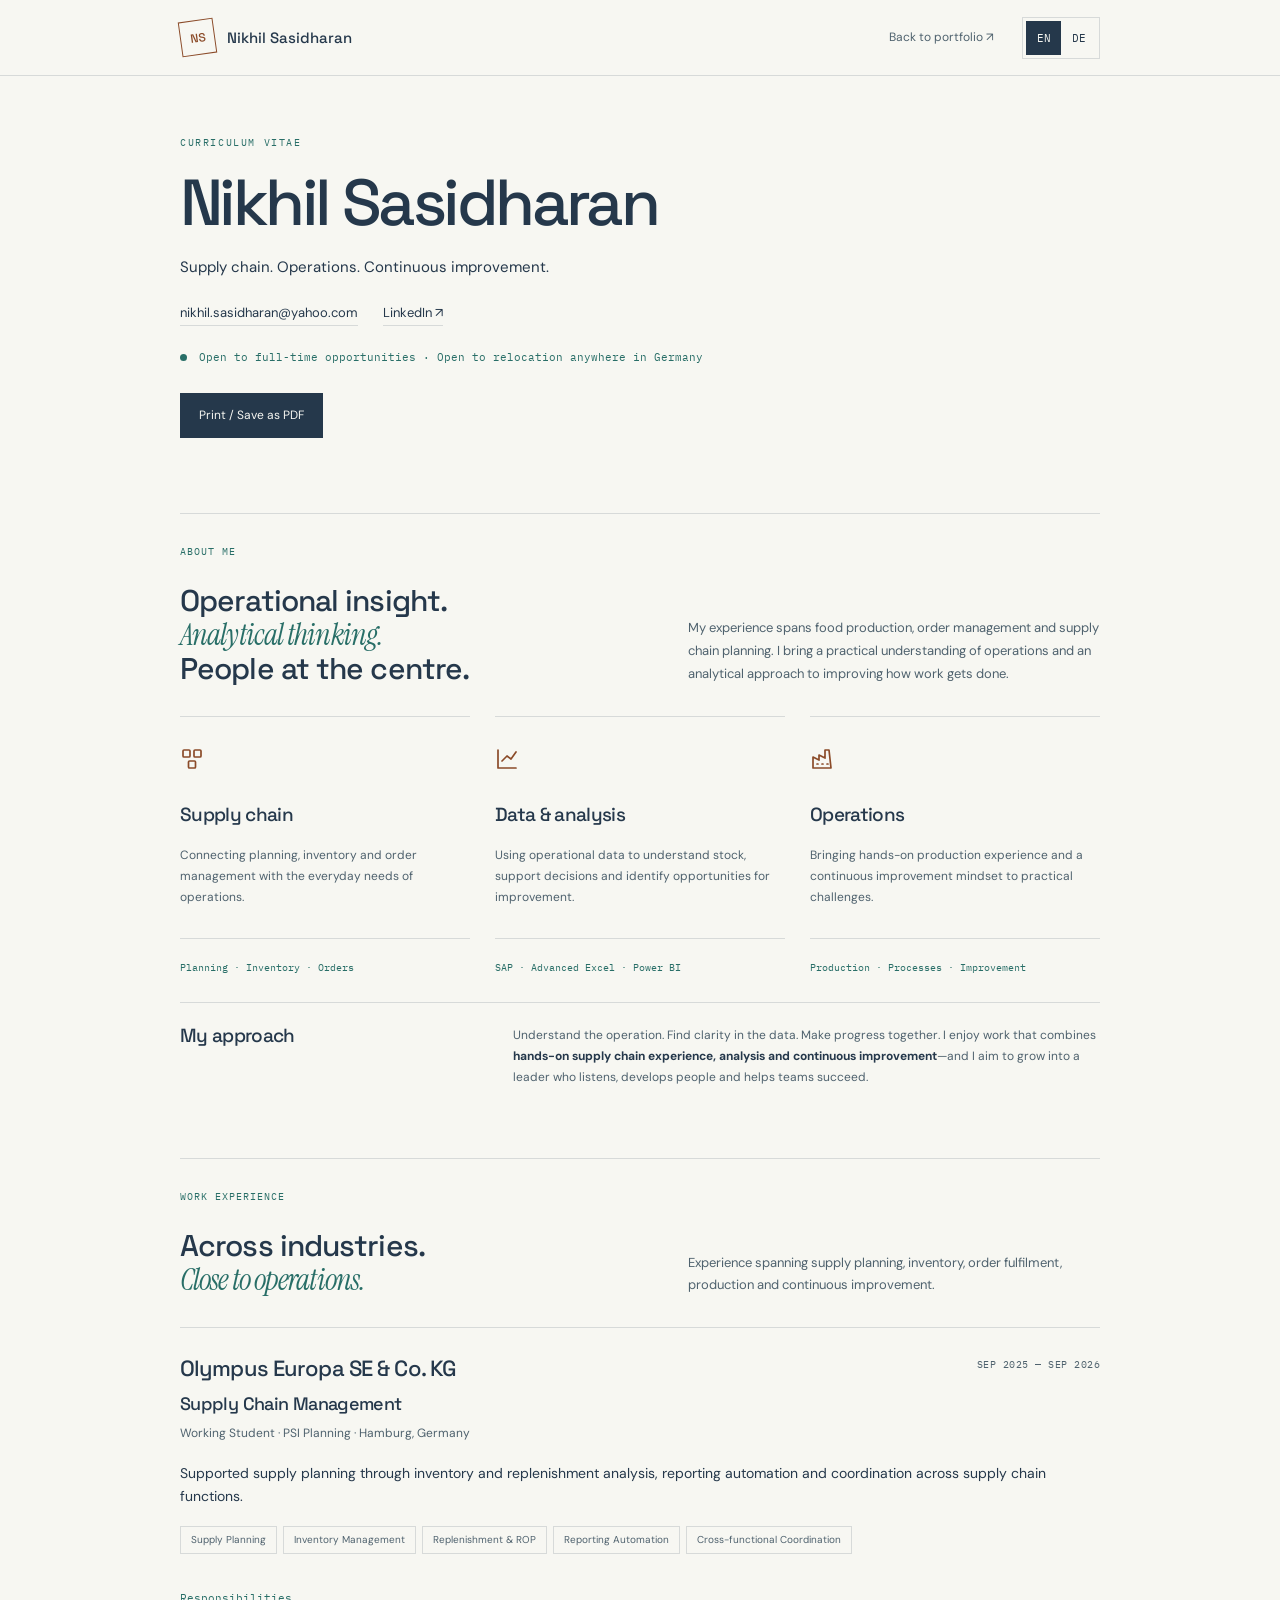
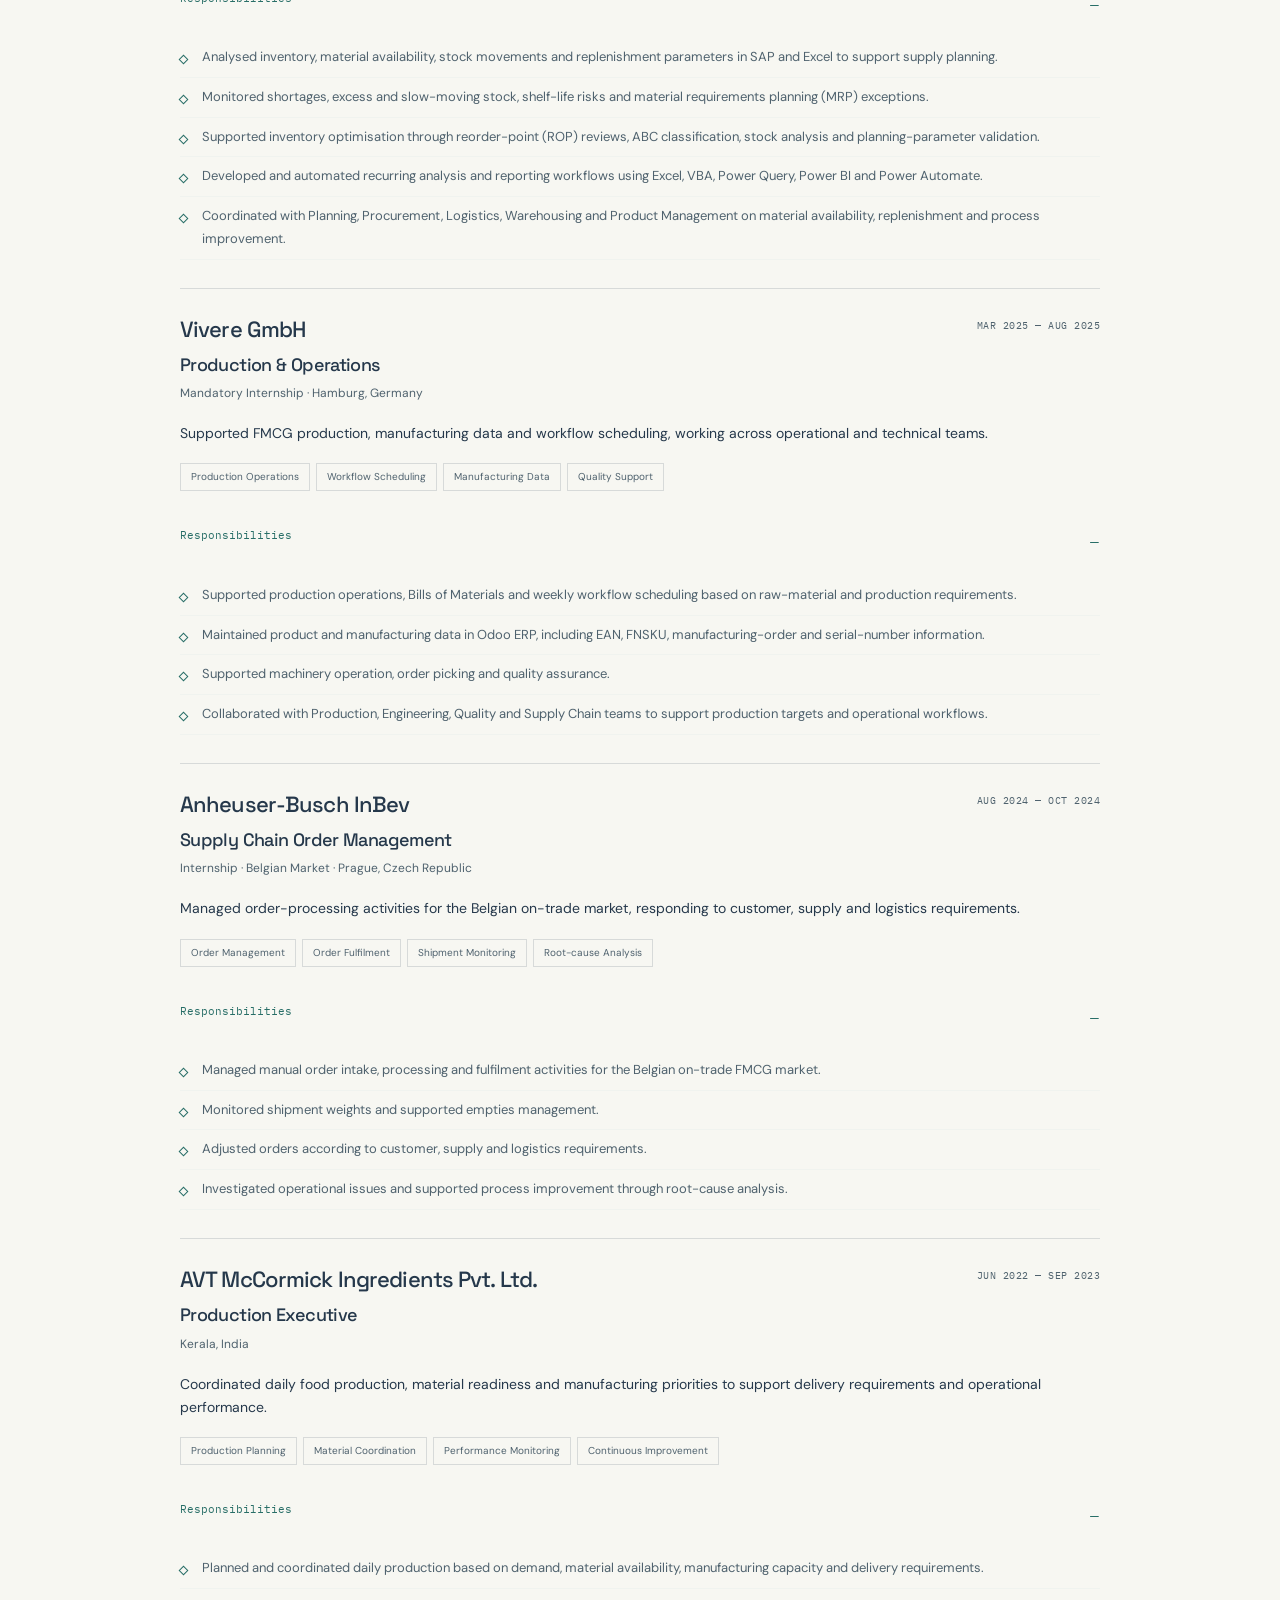
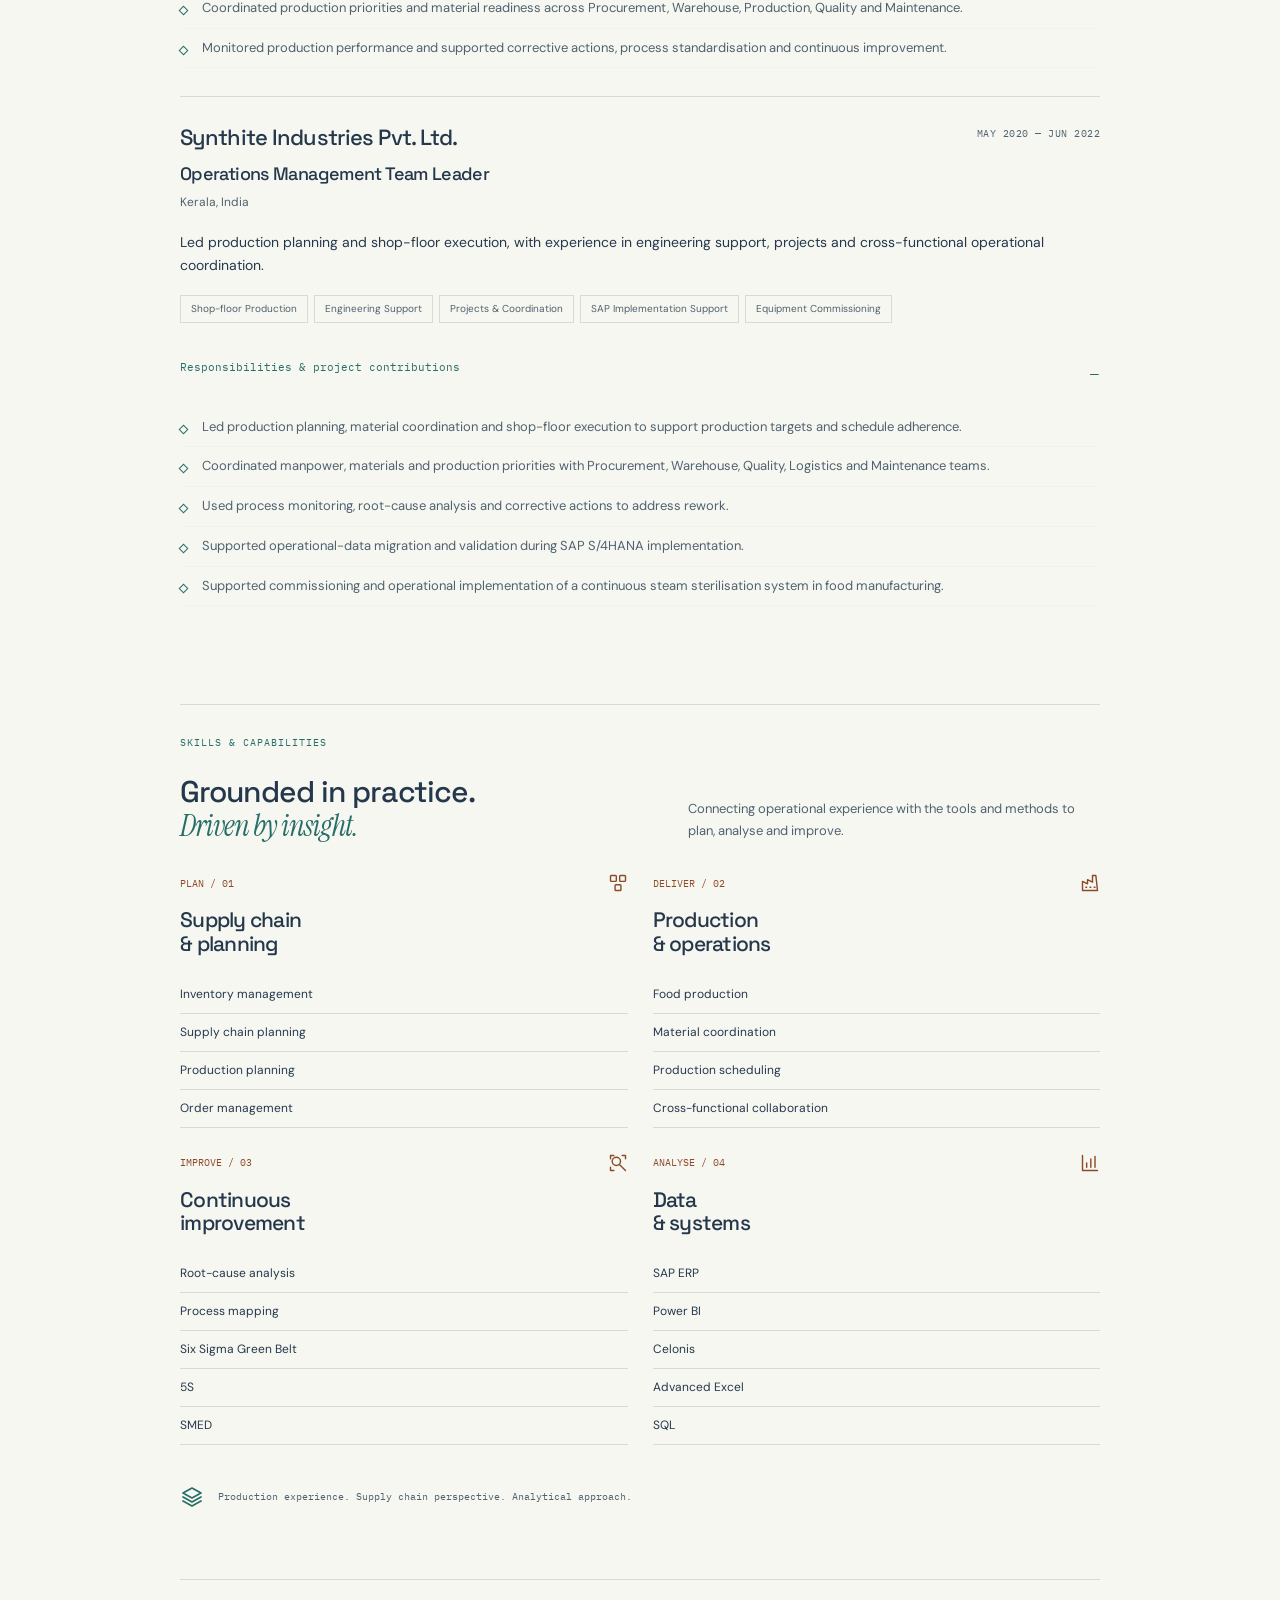
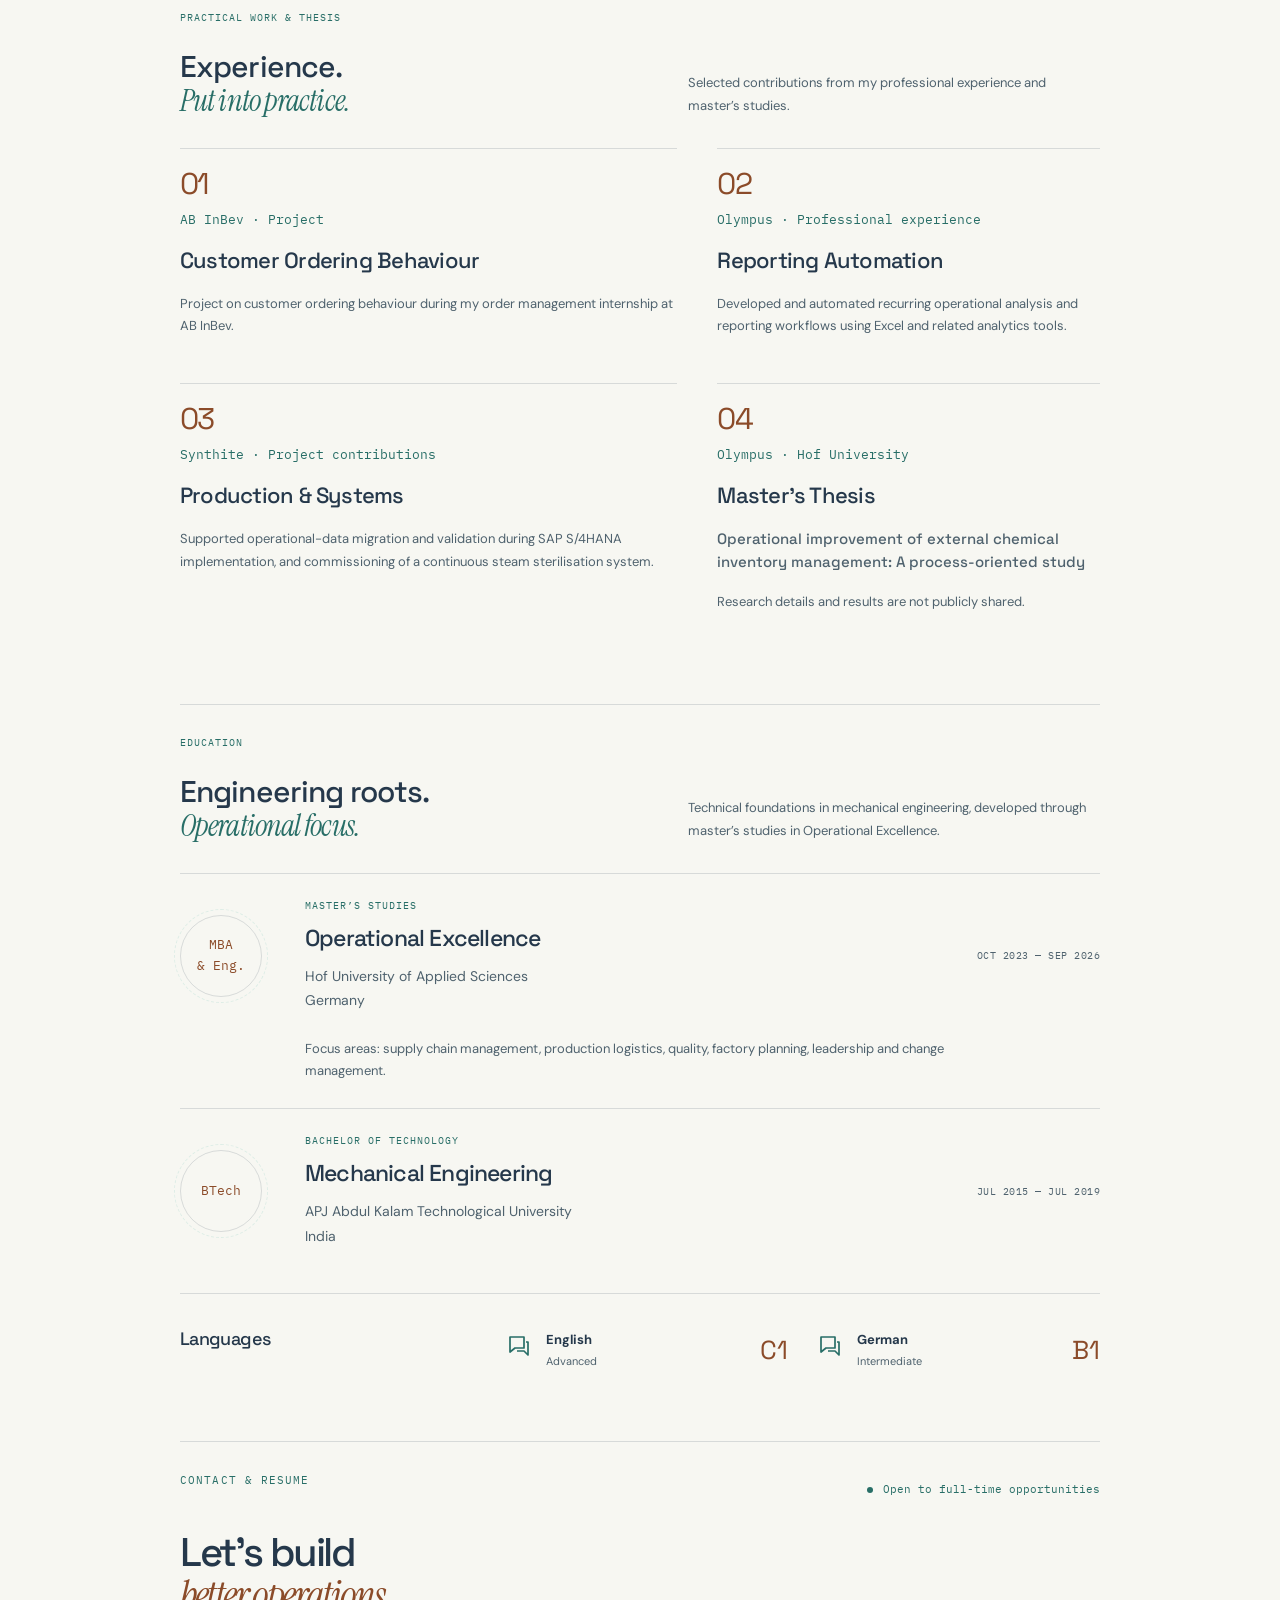
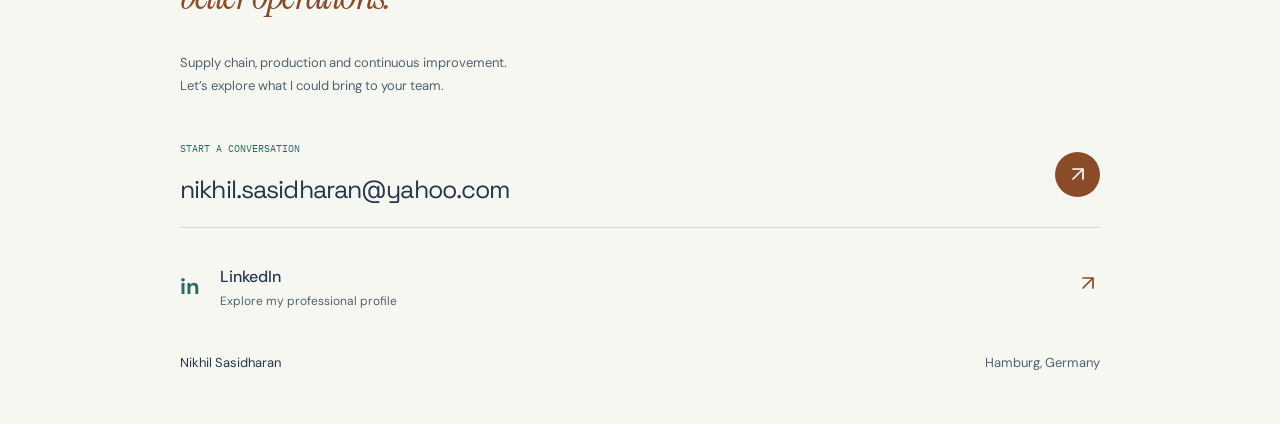
<file: cv/index.html>
<!doctype html><html lang="en"><head>
<meta charset="utf-8"/>
<meta content="width=device-width, initial-scale=1" name="viewport"/>
<meta content="#27354a" name="theme-color"/>
<meta content="Nikhil Sasidharan — Supply chain, inventory management and operational excellence. Professional experience across Germany, the Czech Republic and India." name="description"/>
<title>Nikhil Sasidharan | Résumé</title>
<link href="../styles.css?v=hero-2" rel="stylesheet"/>





<link href="https://fonts.googleapis.com" rel="preconnect"/>
<link crossorigin="" href="https://fonts.gstatic.com" rel="preconnect"/>
<link href="https://fonts.googleapis.com/css2?family=DM+Sans:wght@400;500;600;700&amp;family=IBM+Plex+Mono:wght@400;500;600&amp;family=Space+Grotesk:wght@500;600;700&amp;display=swap" rel="stylesheet"/>







<link href="https://fonts.googleapis.com/css2?family=DM+Sans:wght@400;500;600&amp;family=Instrument+Serif:ital@0;1&amp;family=IBM+Plex+Mono:wght@400;500&amp;display=swap" rel="stylesheet"/>




<link rel="icon" href="../favicon.svg" type="image/svg+xml"/><link rel="stylesheet" href="resume.css?v=2"/><script defer src="../script.js?v=hero-2"></script>
</head><body class="resume-page"><a class="skip-link" href="#main" data-de="Zum Inhalt springen">Skip to content</a><header class="site-header"><div class="container header-inner"><a class="brand" href="../"><span class="brand-mark" aria-hidden="true">NS</span>Nikhil Sasidharan</a><nav class="main-nav" aria-label="Main navigation"><a href="../" data-de="Zum Portfolio ↗">Back to portfolio ↗</a></nav><div class="language-switch" role="group" aria-label="Language / Sprache"><button type="button" data-lang="en" aria-pressed="true">EN</button><button type="button" data-lang="de" aria-pressed="false">DE</button></div></div></header><main id="main"><div class="cv-intro container"><p class="cv-kicker" data-de="LEBENSLAUF">CURRICULUM VITAE</p><h1>Nikhil Sasidharan</h1><p data-de="Supply Chain. Operative Abläufe. Kontinuierliche Verbesserung.">Supply chain. Operations. Continuous improvement.</p><div class="cv-links"><a href="mailto:nikhil.sasidharan@yahoo.com">nikhil.sasidharan@yahoo.com</a><a href="https://www.linkedin.com/in/nikhilsasidharan" target="_blank" rel="noopener noreferrer">LinkedIn ↗</a></div><p class="availability-line"><span class="neon-dot" aria-hidden="true"></span><span data-de="Offen für Vollzeitstellen · Deutschlandweit umzugsbereit">Open to full-time opportunities · Open to relocation anywhere in Germany</span></p><button type="button" class="print-cv" data-de="Drucken / Als PDF speichern">Print / Save as PDF</button></div><section class="section" id="about"><div class="container"><div class="about-editorial"><div class="section-label"><span>01</span> <span data-de="Über mich">About me</span></div>
<div class="intro-layout"><h2><span data-de="Abläufe verstehen.">Operational insight.</span><em data-de="Analytisch denken.">Analytical thinking.</em><span data-de="Menschen verbinden.">People at the centre.</span></h2><p class="intro-copy" data-de="Meine Erfahrung umfasst Lebensmittelproduktion, Auftragsmanagement und Supply-Chain-Planung. Ich verbinde praktisches Prozessverständnis mit einem analytischen Ansatz, um Abläufe zu verbessern.">My experience spans food production, order management and supply chain planning. I bring a practical understanding of operations and an analytical approach to improving how work gets done.</p></div>
<div class="expertise-grid">
<article class="expertise"><div class="icon-box"><svg aria-hidden="true" fill="none" stroke="currentColor" stroke-linecap="round" stroke-linejoin="round" stroke-width="1.7" viewbox="0 0 24 24"><rect height="7" rx="1" width="7" x="3" y="3"></rect><rect height="7" rx="1" width="7" x="14" y="3"></rect><rect height="7" rx="1" width="7" x="8.5" y="14"></rect></svg></div><h3 data-de="Supply Chain">Supply chain</h3><p data-de="Planung, Bestands- und Auftragsmanagement mit den täglichen Anforderungen im Betrieb verbinden.">Connecting planning, inventory and order management with the everyday needs of operations.</p><span class="detail" data-de="Planung · Bestände · Aufträge">Planning · Inventory · Orders</span></article>
<article class="expertise"><div class="icon-box"><svg aria-hidden="true" fill="none" stroke="currentColor" stroke-linecap="round" stroke-linejoin="round" stroke-width="1.7" viewbox="0 0 24 24"><path d="M3 3v18h18M7 14l5-5 4 3 5-7"></path></svg></div><h3 data-de="Daten &amp; Analyse">Data &amp; analysis</h3><p data-de="Betriebsdaten nutzen, um Bestände zu verstehen, Entscheidungen zu unterstützen und Verbesserungspotenziale zu erkennen.">Using operational data to understand stock, support decisions and identify opportunities for improvement.</p><span class="detail" data-de="SAP · Excel – fortgeschritten · Power BI">SAP · Advanced Excel · Power BI</span></article>
<article class="expertise"><div class="icon-box"><svg aria-hidden="true" fill="none" stroke="currentColor" stroke-linecap="round" stroke-linejoin="round" stroke-width="1.7" viewbox="0 0 24 24"><path d="M3 21V10l6 3V8l6 3V3h4l2 18zM7 17h1m4 0h1m4 0h1"></path></svg></div><h3 data-de="Betriebliche Abläufe">Operations</h3><p data-de="Praktische Produktionserfahrung und kontinuierliche Verbesserung in die Lösung betrieblicher Herausforderungen einbringen.">Bringing hands-on production experience and a continuous improvement mindset to practical challenges.</p><span class="detail" data-de="Produktion · Prozesse · Verbesserung">Production · Processes · Improvement</span></article>
</div>
<div class="approach"><h3 data-de="Mein Ansatz">My approach</h3><p data-de="Abläufe verstehen. Klarheit aus Daten gewinnen. Gemeinsam vorankommen. Mich motiviert die Verbindung von operativer Supply-Chain-Arbeit, Analyse und kontinuierlicher Verbesserung. Ich möchte mich als Führungskraft weiterentwickeln, die zuhört, Menschen fördert und Teams zum gemeinsamen Erfolg führt.">Understand the operation. Find clarity in the data. Make progress together. I enjoy work that combines <strong>hands-on supply chain experience, analysis and continuous improvement</strong>—and I aim to grow into a leader who listens, develops people and helps teams succeed.</p></div>
</div></div></section><section class="section" id="experience"><div class="container"><div class="experience-editorial"><div class="label"><b>02</b> <span class="label-text" data-de="BERUFSERFAHRUNG">WORK EXPERIENCE</span></div><div class="intro"><h2><span data-de="Branchenübergreifend.">Across industries.</span><br/><em data-de="Nah an der Praxis.">Close to operations.</em></h2><p data-de="Erfahrung in Supply-Chain-Planung, Bestandsmanagement, Auftragsabwicklung, Produktion und kontinuierlicher Verbesserung.">Experience spanning supply planning, inventory, order fulfilment, production and continuous improvement.</p></div>
<article class="job" id="role-1"><header class="job-header"><div class="topline"><p class="company">Olympus Europa SE &amp; Co. KG</p><span class="date" data-de="SEPT. 2025 — SEPT. 2026">SEP 2025 — SEP 2026</span></div><h3>Supply Chain Management</h3><p class="meta" data-de="Werkstudent · PSI Planning · Hamburg, Deutschland">Working Student · PSI Planning · Hamburg, Germany</p></header><div class="body"><p class="summary" data-de="Unterstützte die Supply-Chain-Planung durch Bestands- und Nachschubanalysen, Berichtsautomatisierung und bereichsübergreifende Abstimmung.">Supported supply planning through inventory and replenishment analysis, reporting automation and coordination across supply chain functions.</p><div class="tags"><span data-de="Supply-Chain-Planung">Supply Planning</span><span data-de="Bestandsmanagement">Inventory Management</span><span data-de="Nachschub &amp; Meldebestände">Replenishment &amp; ROP</span><span data-de="Berichtsautomatisierung">Reporting Automation</span><span data-de="Bereichsübergreifende Abstimmung">Cross-functional Coordination</span></div><details open><summary class="cursor-interaction" data-de="Aufgaben">Responsibilities</summary><ul><li data-de="Analysierte Bestände, Materialverfügbarkeit, Bestandsbewegungen und Nachschubparameter in SAP und Excel zur Unterstützung der Planung.">Analysed inventory, material availability, stock movements and replenishment parameters in SAP and Excel to support supply planning.</li><li data-de="Überwachte Fehlmengen, Überbestände, langsam drehende Bestände, Haltbarkeitsrisiken und Ausnahmen in der Materialbedarfsplanung (MRP).">Monitored shortages, excess and slow-moving stock, shelf-life risks and material requirements planning (MRP) exceptions.</li><li data-de="Unterstützte die Bestandsoptimierung durch Prüfung von Meldebeständen (ROP), ABC-Klassifizierung, Bestandsanalysen und Validierung von Planungsparametern.">Supported inventory optimisation through reorder-point (ROP) reviews, ABC classification, stock analysis and planning-parameter validation.</li><li data-de="Entwickelte und automatisierte wiederkehrende Analyse- und Berichtsabläufe mit Excel, VBA, Power Query, Power BI und Power Automate.">Developed and automated recurring analysis and reporting workflows using Excel, VBA, Power Query, Power BI and Power Automate.</li><li data-de="Stimmte Materialverfügbarkeit, Nachschub und Prozessverbesserungen mit Planung, Einkauf, Logistik, Lager und Produktmanagement ab.">Coordinated with Planning, Procurement, Logistics, Warehousing and Product Management on material availability, replenishment and process improvement.</li></ul></details></div></article>
<article class="job" id="role-2"><header class="job-header"><div class="topline"><p class="company">Vivere GmbH</p><span class="date" data-de="MÄRZ 2025 — AUG. 2025">MAR 2025 — AUG 2025</span></div><h3 data-de="Produktion &amp; Betriebsabläufe">Production &amp; Operations</h3><p class="meta" data-de="Pflichtpraktikum · Hamburg, Deutschland">Mandatory Internship · Hamburg, Germany</p></header><div class="body"><p class="summary" data-de="Unterstützte die FMCG-Produktion, Fertigungsdaten und Ablaufplanung in Zusammenarbeit mit operativen und technischen Teams.">Supported FMCG production, manufacturing data and workflow scheduling, working across operational and technical teams.</p><div class="tags"><span data-de="Produktionsabläufe">Production Operations</span><span data-de="Ablaufplanung">Workflow Scheduling</span><span data-de="Fertigungsdaten">Manufacturing Data</span><span data-de="Qualitätsunterstützung">Quality Support</span></div><details open><summary class="cursor-interaction" data-de="Aufgaben">Responsibilities</summary><ul><li data-de="Unterstützte Produktionsabläufe, Stücklisten und die wöchentliche Ablaufplanung auf Basis von Rohstoff- und Produktionsanforderungen.">Supported production operations, Bills of Materials and weekly workflow scheduling based on raw-material and production requirements.</li><li data-de="Pflegte Produkt- und Fertigungsdaten in Odoo ERP, einschließlich EAN-, FNSKU-, Fertigungsauftrags- und Seriennummerninformationen.">Maintained product and manufacturing data in Odoo ERP, including EAN, FNSKU, manufacturing-order and serial-number information.</li><li data-de="Unterstützte Maschinenbedienung, Kommissionierung und Qualitätssicherung.">Supported machinery operation, order picking and quality assurance.</li><li data-de="Arbeitete mit Produktion, Engineering, Qualität und Supply Chain zur Unterstützung von Produktionszielen und Betriebsabläufen zusammen.">Collaborated with Production, Engineering, Quality and Supply Chain teams to support production targets and operational workflows.</li></ul></details></div></article>
<article class="job" id="role-3"><header class="job-header"><div class="topline"><p class="company">Anheuser-Busch InBev</p><span class="date" data-de="AUG. 2024 — OKT. 2024">AUG 2024 — OCT 2024</span></div><h3 data-de="Supply Chain – Auftragsmanagement">Supply Chain Order Management</h3><p class="meta" data-de="Praktikum · Belgischer Markt · Prag, Tschechien">Internship · Belgian Market · Prague, Czech Republic</p></header><div class="body"><p class="summary" data-de="Bearbeitete Aufträge für den belgischen Gastronomiemarkt unter Berücksichtigung von Kunden-, Versorgungs- und Logistikanforderungen.">Managed order-processing activities for the Belgian on-trade market, responding to customer, supply and logistics requirements.</p><div class="tags"><span data-de="Auftragsmanagement">Order Management</span><span data-de="Auftragsabwicklung">Order Fulfilment</span><span data-de="Sendungsüberwachung">Shipment Monitoring</span><span data-de="Ursachenanalyse">Root-cause Analysis</span></div><details open><summary class="cursor-interaction" data-de="Aufgaben">Responsibilities</summary><ul><li data-de="Bearbeitete manuelle Auftragseingänge, Auftragsverarbeitung und Abwicklung für den belgischen FMCG-Gastronomiemarkt.">Managed manual order intake, processing and fulfilment activities for the Belgian on-trade FMCG market.</li><li data-de="Überwachte Sendungsgewichte und unterstützte das Leergutmanagement.">Monitored shipment weights and supported empties management.</li><li data-de="Passte Aufträge an Kunden-, Versorgungs- und Logistikanforderungen an.">Adjusted orders according to customer, supply and logistics requirements.</li><li data-de="Untersuchte operative Probleme und unterstützte Prozessverbesserungen durch Ursachenanalysen.">Investigated operational issues and supported process improvement through root-cause analysis.</li></ul></details></div></article>
<article class="job" id="role-4"><header class="job-header"><div class="topline"><p class="company">AVT McCormick Ingredients Pvt. Ltd.</p><span class="date" data-de="JUNI 2022 — SEPT. 2023">JUN 2022 — SEP 2023</span></div><h3>Production Executive</h3><p class="meta" data-de="Kerala, Indien">Kerala, India</p></header><div class="body"><p class="summary" data-de="Koordinierte die tägliche Lebensmittelproduktion, Materialbereitstellung und Fertigungsprioritäten zur Unterstützung von Lieferanforderungen und Betriebsleistung.">Coordinated daily food production, material readiness and manufacturing priorities to support delivery requirements and operational performance.</p><div class="tags"><span data-de="Produktionsplanung">Production Planning</span><span data-de="Materialkoordination">Material Coordination</span><span data-de="Leistungsüberwachung">Performance Monitoring</span><span data-de="Kontinuierliche Verbesserung">Continuous Improvement</span></div><details open><summary class="cursor-interaction" data-de="Aufgaben">Responsibilities</summary><ul><li data-de="Plante und koordinierte die tägliche Produktion anhand von Bedarf, Materialverfügbarkeit, Fertigungskapazität und Lieferanforderungen.">Planned and coordinated daily production based on demand, material availability, manufacturing capacity and delivery requirements.</li><li data-de="Stimmte Produktionsprioritäten und Materialbereitstellung mit Einkauf, Lager, Produktion, Qualität und Instandhaltung ab.">Coordinated production priorities and material readiness across Procurement, Warehouse, Production, Quality and Maintenance.</li><li data-de="Überwachte die Produktionsleistung und unterstützte Korrekturmaßnahmen, Prozessstandardisierung und kontinuierliche Verbesserung.">Monitored production performance and supported corrective actions, process standardisation and continuous improvement.</li></ul></details></div></article>
<article class="job" id="role-5"><header class="job-header"><div class="topline"><p class="company">Synthite Industries Pvt. Ltd.</p><span class="date" data-de="MAI 2020 — JUNI 2022">MAY 2020 — JUN 2022</span></div><h3>Operations Management Team Leader</h3><p class="meta" data-de="Kerala, Indien">Kerala, India</p></header><div class="body"><p class="summary" data-de="Verantwortete Produktionsplanung und operative Umsetzung, mit Erfahrung in technischer Unterstützung, Projekten und bereichsübergreifender operativer Abstimmung.">Led production planning and shop-floor execution, with experience in engineering support, projects and cross-functional operational coordination.</p><div class="tags"><span data-de="Operative Produktion">Shop-floor Production</span><span data-de="Technische Unterstützung">Engineering Support</span><span data-de="Projekte &amp; Koordination">Projects &amp; Coordination</span><span data-de="SAP-Einführungsunterstützung">SAP Implementation Support</span><span data-de="Anlageninbetriebnahme">Equipment Commissioning</span></div><details open><summary class="cursor-interaction" data-de="Aufgaben &amp; Projektbeiträge">Responsibilities &amp; project contributions</summary><ul><li data-de="Verantwortete Produktionsplanung, Materialkoordination und operative Umsetzung zur Unterstützung von Produktionszielen und Termintreue.">Led production planning, material coordination and shop-floor execution to support production targets and schedule adherence.</li><li data-de="Koordinierte Personal, Materialien und Produktionsprioritäten mit Einkauf, Lager, Qualität, Logistik und Instandhaltung.">Coordinated manpower, materials and production priorities with Procurement, Warehouse, Quality, Logistics and Maintenance teams.</li><li data-de="Nutzte Prozessüberwachung, Ursachenanalysen und Korrekturmaßnahmen zur Bearbeitung von Nacharbeitsproblemen.">Used process monitoring, root-cause analysis and corrective actions to address rework.</li><li data-de="Unterstützte die Migration und Validierung operativer Daten bei der Einführung von SAP S/4HANA.">Supported operational-data migration and validation during SAP S/4HANA implementation.</li><li data-de="Unterstützte die Inbetriebnahme und betriebliche Einführung einer kontinuierlichen Dampfsterilisationsanlage in der Lebensmittelproduktion.">Supported commissioning and operational implementation of a continuous steam sterilisation system in food manufacturing.</li></ul></details></div></article>
</div></div></section><section class="section" id="skills"><div class="container"><div class="skills-editorial"><div class="eyeline"><span>03</span> <span class="label-text" data-de="Kompetenzen">Skills &amp; capabilities</span></div>
<div class="intro"><h2><span data-de="Praxis als Grundlage.">Grounded in practice.</span><em data-de="Erkenntnisse als Antrieb.">Driven by insight.</em></h2><p data-de="Operative Erfahrung verbinden mit Werkzeugen und Methoden für Planung, Analyse und Verbesserung.">Connecting operational experience with the tools and methods to plan, analyse and improve.</p></div>
<div class="deck">
<article><div class="tile-top"><span data-de="PLANEN / 01">PLAN / 01</span><svg aria-hidden="true" fill="none" stroke="currentColor" stroke-linecap="round" stroke-linejoin="round" stroke-width="1.7" viewbox="0 0 24 24"><rect height="7" rx="1" width="7" x="3" y="3"></rect><rect height="7" rx="1" width="7" x="14" y="3"></rect><rect height="7" rx="1" width="7" x="8.5" y="14"></rect></svg></div><h3 data-de="Supply Chain &amp; Planung">Supply chain<br/>&amp; planning</h3><ul class="skill-list"><li data-de="Bestandsmanagement">Inventory management</li><li data-de="Supply-Chain-Planung">Supply chain planning</li><li data-de="Produktionsplanung">Production planning</li><li data-de="Auftragsmanagement">Order management</li></ul><div aria-hidden="true" class="bottom"></div></article>
<article><div class="tile-top"><span data-de="UMSETZEN / 02">DELIVER / 02</span><svg aria-hidden="true" fill="none" stroke="currentColor" stroke-linecap="round" stroke-linejoin="round" stroke-width="1.7" viewbox="0 0 24 24"><path d="M3 21V10l6 3V8l6 3V3h4l2 18zM7 17h1m4 0h1m4 0h1"></path></svg></div><h3 data-de="Produktion &amp; Abläufe">Production<br/>&amp; operations</h3><ul class="skill-list"><li data-de="Lebensmittelproduktion">Food production</li><li data-de="Materialkoordination">Material coordination</li><li data-de="Produktionsablaufplanung">Production scheduling</li><li data-de="Bereichsübergreifende Zusammenarbeit">Cross-functional collaboration</li></ul><div aria-hidden="true" class="bottom"></div></article>
<article><div class="tile-top"><span data-de="VERBESSERN / 03">IMPROVE / 03</span><svg aria-hidden="true" fill="none" stroke="currentColor" stroke-linecap="round" stroke-linejoin="round" stroke-width="1.7" viewbox="0 0 24 24"><circle cx="10" cy="10" r="5"></circle><path d="m14 14 7 7M3 7V3h4M17 3h4v4M3 17v4h4"></path></svg></div><h3 data-de="Kontinuierliche Verbesserung">Continuous<br/>improvement</h3><ul class="skill-list"><li data-de="Ursachenanalyse">Root-cause analysis</li><li data-de="Prozessaufnahme">Process mapping</li><li>Six Sigma Green Belt</li><li>5S</li><li>SMED</li></ul><div aria-hidden="true" class="bottom"></div></article>
<article><div class="tile-top"><span data-de="ANALYSE / 04">ANALYSE / 04</span><svg aria-hidden="true" fill="none" stroke="currentColor" stroke-linecap="round" stroke-linejoin="round" stroke-width="1.7" viewbox="0 0 24 24"><path d="M3 3v18h18M8 17v-5m5 5V7m5 10V4"></path></svg></div><h3 data-de="Daten &amp; Systeme">Data<br/>&amp; systems</h3><ul class="skill-list"><li>SAP ERP</li><li>Power BI</li><li>Celonis</li><li data-de="Excel – fortgeschritten">Advanced Excel</li><li>SQL</li></ul><div aria-hidden="true" class="bottom"></div></article>
</div>
<div class="footnote"><svg aria-hidden="true" fill="none" stroke="currentColor" stroke-linecap="round" stroke-linejoin="round" stroke-width="1.7" viewbox="0 0 24 24"><path d="m12 3 9 5-9 5-9-5zM3 12l9 5 9-5M3 16l9 5 9-5"></path></svg><span data-de="Produktionserfahrung. Supply-Chain-Perspektive. Analytischer Ansatz.">Production experience. Supply chain perspective. Analytical approach.</span></div>
</div></div></section><section class="section" id="projects"><div class="container practical-projects">
<div class="section-heading practical-heading"><p class="practical-section-label"><span aria-hidden="true">04</span><span data-de="PRAXIS &amp; MASTERARBEIT">PRACTICAL WORK &amp; THESIS</span></p><div class="practical-intro"><h2><span data-de="Erfahrung.">Experience.</span><br/><em data-de="In der Anwendung.">Put into practice.</em></h2><p class="section-intro" data-de="Ausgewählte Beiträge aus meiner Berufserfahrung und meinem Masterstudium.">Selected contributions from my professional experience and master’s studies.</p></div></div>
<div class="practical-grid"><article class="practical-card"><span aria-hidden="true" class="practical-number">01</span><p class="practical-label" data-de="AB InBev · Projekt">AB InBev · Project</p><h3 data-de="Bestellverhalten von Kunden">Customer Ordering Behaviour</h3><p data-de="Projekt zum Bestellverhalten von Kunden während meines Praktikums im Auftragsmanagement bei AB InBev.">Project on customer ordering behaviour during my order management internship at AB InBev.</p></article>
<article class="practical-card"><span aria-hidden="true" class="practical-number">02</span><p class="practical-label" data-de="Olympus · Berufliche Erfahrung">Olympus · Professional experience</p><h3 data-de="Berichtsautomatisierung">Reporting Automation</h3><p data-de="Entwickelte und automatisierte wiederkehrende operative Analysen und Berichtsabläufe mit Excel und ergänzenden Analysewerkzeugen.">Developed and automated recurring operational analysis and reporting workflows using Excel and related analytics tools.</p></article>
<article class="practical-card"><span aria-hidden="true" class="practical-number">03</span><p class="practical-label" data-de="Synthite · Projektbeiträge">Synthite · Project contributions</p><h3 data-de="Produktion &amp; Systeme">Production &amp; Systems</h3><p data-de="Unterstützte die Migration und Validierung operativer Daten bei der SAP-S/4HANA-Einführung sowie die Inbetriebnahme einer kontinuierlichen Dampfsterilisationsanlage.">Supported operational-data migration and validation during SAP S/4HANA implementation, and commissioning of a continuous steam sterilisation system.</p></article>
<article class="practical-card"><span aria-hidden="true" class="practical-number">04</span><p class="practical-label" data-de="Olympus · Hochschule Hof">Olympus · Hof University</p><h3 data-de="Masterarbeit">Master’s Thesis</h3><h4 class="thesis-title">Operational improvement of external chemical inventory management: A process-oriented study</h4><p data-de="Forschungsinhalte und Ergebnisse werden nicht öffentlich geteilt.">Research details and results are not publicly shared.</p></article></div></div></section><section class="section" id="education"><div class="container"><div class="education-editorial"><div class="label"><span>05</span> <span class="label-text" data-de="Ausbildung">Education</span></div>
<div class="heading"><h2><span data-de="Technische Grundlagen.">Engineering roots.</span><br/><em data-de="Betrieblicher Fokus.">Operational focus.</em></h2><p data-de="Technische Grundlagen im Maschinenbau, vertieft durch ein Masterstudium in Operational Excellence.">Technical foundations in mechanical engineering, developed through master’s studies in Operational Excellence.</p></div>
<article class="qualification"><div class="qualification-top"><div aria-hidden="true" class="badge">MBA<br/>&amp; Eng.</div><div><p class="level" data-de="Masterstudium">Master’s studies</p><h3>Operational Excellence</h3><p class="school" data-de="Hochschule Hof · Deutschland">Hof University of Applied Sciences<br/>Germany</p></div><div class="date" data-de="OKT. 2023 — SEPT. 2026">OCT 2023 — SEP 2026</div></div><div class="qualification-detail"><p data-de="Schwerpunkte: Supply Chain Management, Produktionslogistik, Qualität, Fabrikplanung, Leadership und Change Management.">Focus areas: supply chain management, production logistics, quality, factory planning, leadership and change management.</p></div></article>
<article class="qualification"><div class="qualification-top"><div aria-hidden="true" class="badge">BTech</div><div><p class="level">Bachelor of Technology</p><h3 data-de="Maschinenbau">Mechanical Engineering</h3><p class="school" data-de="APJ Abdul Kalam Technological University · Indien">APJ Abdul Kalam Technological University<br/>India</p></div><div class="date" data-de="JULI 2015 — JULI 2019">JUL 2015 — JUL 2019</div></div></article>
<div class="languages"><h3 data-de="Sprachen">Languages</h3><div class="language-list"><div class="language-tile"><div aria-hidden="true" class="language-symbol"><svg aria-hidden="true" fill="none" stroke="currentColor" stroke-linejoin="round" stroke-width="1.7" viewbox="0 0 24 24"><path d="M3 3h14v11H8l-5 4zM10 17h7l4 4V8h-2"></path></svg></div><div><strong data-de="Englisch">English</strong><span data-de="Fortgeschritten">Advanced</span></div><b>C1</b></div><div class="language-tile"><div aria-hidden="true" class="language-symbol"><svg aria-hidden="true" fill="none" stroke="currentColor" stroke-linejoin="round" stroke-width="1.7" viewbox="0 0 24 24"><path d="M3 3h14v11H8l-5 4zM10 17h7l4 4V8h-2"></path></svg></div><div><strong data-de="Deutsch">German</strong><span data-de="Mittelstufe">Intermediate</span></div><b>B1</b></div></div></div>
</div></div></section><section class="section" id="contact"><div class="container"><div class="contact-editorial"><div class="contact-surface"><div class="overline"><span class="section-id"><b>06</b> <span data-de="Kontakt &amp; Lebenslauf">Contact &amp; Resume</span></span><span class="availability" data-de="Offen für Vollzeitstellen">Open to full-time opportunities</span></div><h2><span data-de="Gemeinsam" style="color:inherit">Let’s build</span><br/><span data-de="Abläufe verbessern.">better operations.</span></h2><p class="description" data-de="Supply Chain, Produktion und kontinuierliche Verbesserung. Lassen Sie uns darüber sprechen, wie ich Ihr Team unterstützen kann.">Supply chain, production and continuous improvement.<br/>Let’s explore what I could bring to your team.</p><a class="email" href="mailto:nikhil.sasidharan@yahoo.com"><span><small data-de="KONTAKT AUFNEHMEN">START A CONVERSATION</small><strong>nikhil.sasidharan@yahoo.com</strong></span><span class="arrow"><svg aria-hidden="true" fill="none" stroke="currentColor" stroke-linecap="round" stroke-linejoin="round" stroke-width="1.7" viewbox="0 0 24 24"><path d="M7 17 17 7M7 7h10v10"></path></svg></span></a><div class="bottom-grid"><a class="linkedin" href="https://www.linkedin.com/in/nikhilsasidharan" rel="noopener noreferrer" target="_blank"><span aria-hidden="true" class="mark">in</span><span><strong>LinkedIn</strong><small data-de="Mein berufliches Profil ansehen">Explore my professional profile</small></span><span class="external"><svg aria-hidden="true" fill="none" stroke="currentColor" stroke-linecap="round" stroke-linejoin="round" stroke-width="1.7" viewbox="0 0 24 24"><path d="M7 17 17 7M7 7h10v10"></path></svg></span></a><div class="resume" id="resume"><span class="doc"><svg aria-hidden="true" fill="none" stroke="currentColor" stroke-linecap="round" stroke-linejoin="round" stroke-width="1.7" viewbox="0 0 24 24"><path d="M14 2H5v20h14V7zM14 2v5h5M8 12h8M8 16h8"></path></svg></span><span><strong data-de="Lebenslauf">Curriculum vitae</strong><small data-de="Download demnächst verfügbar">Download available soon</small></span><span class="tag">PDF</span></div></div></div><div class="signature"><strong>Nikhil Sasidharan</strong><span data-de="Hamburg, Deutschland">Hamburg, Germany</span></div>
</div></div></section></main><script src="resume.js"></script></body></html>
</file>
<file: styles.css>
/* Industrial Flow — content-independent presentation layer. */
:root{color-scheme:dark;--bg:#25384b;--deep:#1e3042;--surface:#30485c;--text:#f4f1e9;--muted:#c0cfda;--accent:#e9ae87;--teal:#9cd3c8;--line:#a9c5d430;--mono:'IBM Plex Mono',monospace;--sans:'DM Sans',sans-serif;--display:'Space Grotesk',sans-serif}
*{box-sizing:border-box}html{scroll-behavior:smooth;scroll-padding-top:100px}body{margin:0;background:var(--bg);color:var(--text);font:16px/1.75 var(--sans);-webkit-font-smoothing:antialiased}::selection{background:var(--accent);color:var(--deep)}a{color:inherit;text-decoration:none}button{font:inherit;color:inherit;cursor:pointer}button,a,summary{touch-action:manipulation;-webkit-tap-highlight-color:transparent}a:focus-visible,button:focus-visible,summary:focus-visible{outline:2px solid var(--accent);outline-offset:6px}h1,h2,h3,h4,p{margin:0}h1,h2,h3,h4{line-height:1.13;font-family:var(--display);font-weight:500}h2{font-size:clamp(36px,4.5vw,65px);letter-spacing:-.05em}h2 em{font-family:'Instrument Serif',Georgia,serif;font-weight:400;color:var(--teal)}h3{font-size:25px;letter-spacing:-.035em}svg{width:24px;height:24px;flex-shrink:0}img{max-width:100%;display:block}.container{width:min(1200px,88%);margin:auto}.section{padding:125px 0;position:relative;border-top:1px solid var(--line)}.skip-link{position:fixed;top:-100px;left:20px;z-index:100;background:var(--text);color:var(--deep);padding:12px}.skip-link:focus{top:10px}
/* Navigation */
.site-header{position:sticky;top:0;z-index:30;background:#25384bf5;border-bottom:1px solid var(--line)}.header-inner{display:flex;align-items:center;gap:28px;min-height:84px}.brand{display:flex;gap:12px;align-items:center;font:500 15px var(--display);white-space:nowrap}.brand-mark{display:grid;place-items:center;border:1px solid var(--accent);width:35px;height:35px;font-size:12px;transform:rotate(-8deg);color:var(--accent)}.brand-dot{color:var(--accent)}.main-nav{display:flex;gap:23px;margin-left:auto;font-size:12px}.main-nav a{position:relative;padding:14px 0;color:var(--muted);white-space:nowrap}.main-nav a:after{content:'';position:absolute;left:0;bottom:7px;width:100%;height:1px;background:var(--accent);transform:scaleX(0);transform-origin:left;transition:transform .3s}.main-nav a:hover,.main-nav a[aria-current]{color:var(--text)}.main-nav a:hover:after,.main-nav a[aria-current]:after{transform:scaleX(1)}.language-switch{display:flex;border:1px solid var(--line);padding:3px}.language-switch button{border:0;background:none;font:11px var(--mono);min-width:35px;min-height:34px}.language-switch button[aria-pressed=true]{background:var(--text);color:var(--deep)}.reading-progress{position:absolute;bottom:-1px;width:100%;height:2px}.reading-progress span{display:block;width:100%;height:100%;background:var(--accent);transform:scaleX(0);transform-origin:left}
/* Portrait and kinetic industrial field */
#ns-five{overflow:hidden}.hero{width:min(1300px,94%);margin:auto;display:grid;grid-template-columns:1.3fr 1fr;gap:6%;padding:100px 3% 110px;min-height:calc(100svh - 84px);align-items:center;position:relative;isolation:isolate}.industrial-flow{position:absolute;inset:0;width:100%;height:100%;z-index:-1;opacity:.65;pointer-events:none}.hero .intro{position:relative}.eyebrow,.portrait-label,.chapter-hint,.concept-note{font:11px/1.7 var(--mono);letter-spacing:.08em}.eyebrow{color:var(--teal)}.hero .eyebrow{display:flex;align-items:center;gap:12px;margin-bottom:35px}.status{width:6px;height:6px;background:var(--teal);box-shadow:0 0 0 5px #9cd3c814;border-radius:50%}h1{font-size:clamp(65px,7.9vw,112px);letter-spacing:-.07em;line-height:.97;margin-bottom:32px}h1 em{font-style:normal;color:var(--accent)}.position{font-size:clamp(20px,2vw,27px);line-height:1.45;letter-spacing:-.025em;max-width:530px}.hero .intro-copy{font-size:15px;color:var(--muted);max-width:410px;margin-top:23px}.explore{display:inline-flex;align-items:center;gap:45px;border-bottom:1px solid var(--accent);padding:16px 0;margin-top:26px;font-size:13px}.explore span{color:var(--accent);font-size:22px}.portrait-wrap{position:relative;padding:25px 18px 0 0;align-self:center}.portrait-wrap:before{content:'';position:absolute;inset:0 0 55px 24px;border:1px solid #9cd3c860;border-radius:46% 46% 0 0;transform:rotate(6deg)}.portrait-frame{position:relative;overflow:hidden;border-radius:46% 46% 2px 2px;aspect-ratio:4/5;background:var(--surface);box-shadow:0 25px 80px #14253750}.portrait-frame img{height:100%;width:100%;object-fit:cover;object-position:50% 35%;transition:transform 1.2s}.portrait-wrap:hover img{transform:scale(1.035)}.portrait-label{display:block;margin-top:25px;color:var(--muted);text-align:right}.portrait-label:before{content:'+';color:var(--accent);margin-right:25px}
/* Existing five chapter feature, now an open technical folio */
.chapters{padding:58px 0 70px;width:min(1200px,88%);margin:auto;border-top:1px solid var(--line)}.chapter-heading{display:flex;justify-content:space-between;gap:20px;margin-bottom:32px}.chapter-hint{color:var(--muted);letter-spacing:0}.chapter-nav{display:grid;grid-template-columns:repeat(5,1fr);border-top:1px solid var(--line);border-bottom:1px solid var(--line)}.chapter-nav button{background:none;border:0;border-right:1px solid var(--line);text-align:left;padding:23px 17px;position:relative;transition:background .3s}.chapter-nav button:first-child{border-left:1px solid var(--line)}.chapter-nav button:before{content:'';position:absolute;top:-1px;left:0;height:2px;width:100%;background:var(--accent);transform:scaleX(0);transform-origin:left;transition:transform .4s}.chapter-nav button[aria-pressed=true]{background:#e9ae870b}.chapter-nav button[aria-pressed=true]:before,.chapter-nav button:hover:before{transform:scaleX(1)}.chapter-nav .index{font:9px/1.6 var(--mono);display:block;color:var(--accent);min-height:30px}.chapter-nav strong{display:block;font:500 19px var(--display);margin:10px 0}.nav-role{display:block;color:var(--muted);font-size:11px}.chapter-detail{display:grid;grid-template-columns:1fr 1fr;gap:70px;padding:60px 0 35px;align-items:center}.chapter-copy h2{font-size:clamp(33px,3.7vw,50px);margin:20px 0}.chapter-copy>p{color:var(--muted);font-size:14px}.tags{display:flex;flex-wrap:wrap;gap:8px;margin-top:24px}.tags span{font-size:11px;line-height:1.6;border:1px solid var(--line);padding:5px 10px;color:var(--muted)}.scene{position:relative;border:1px solid var(--line);padding:25px;background:radial-gradient(ellipse at center,#46667b40,transparent 70%)}.scene-top,.scene-footer{display:flex;justify-content:space-between;align-items:center;gap:15px;font:9px/1.6 var(--mono);color:var(--muted)}.scene-number{color:var(--accent)}.scene-body{height:250px;display:flex;align-items:center;justify-content:space-between;position:relative}.station{z-index:1;display:grid;justify-items:center;gap:20px;width:30%;font:10px/1.5 var(--mono);text-align:center}.symbol{background:var(--bg);border:1px solid var(--teal);width:62px;height:62px;display:grid;place-items:center;transform:rotate(45deg)}.symbol svg,.symbol i{transform:rotate(-45deg);color:var(--teal);width:26px;height:26px}.scene-orbit{position:absolute;left:14%;right:14%;top:44%;height:1px;background:var(--line)}.moving-point{position:absolute;top:calc(44% - 3px);left:14%;width:7px;height:7px;background:var(--accent);border-radius:50%;animation:route 4s linear infinite}.scene-footer button{background:none;border:0;color:var(--accent);font:11px var(--mono);padding:12px 0}.concept-note{color:var(--muted);font-size:10px;letter-spacing:0}.scene[data-scene='1']{--teal:#d9bb8e}.scene[data-scene='2']{--teal:#abcce4}.scene[data-scene='3']{--teal:#bed3b7}.scene[data-scene='4']{--teal:#9cd3c8}.scene.play .symbol{animation:station-in .7s backwards}.scene.play .s2 .symbol{animation-delay:.12s}.scene.play .s3 .symbol{animation-delay:.24s}
/* Shared editorial structure */
.section-label,.eyeline,.label,.practical-section-label,.section-id{display:flex;align-items:center;gap:15px;font:11px/1.6 var(--mono);letter-spacing:.1em;text-transform:uppercase;color:var(--teal);margin-bottom:42px}.section-label>span:first-child,.eyeline>span:first-child,.label>b,.label>span:first-child,.practical-section-label>span:first-child,.section-id>b{font-weight:400;color:var(--accent);border:1px solid var(--line);padding:5px 8px}.intro-layout,.experience-editorial>.intro,.skills-editorial>.intro,.practical-intro,.education-editorial>.heading{display:grid;grid-template-columns:1.15fr 1fr;gap:9%;align-items:end;margin-bottom:65px}.intro-layout h2>span,.intro-layout h2>em,.skills-editorial h2>span,.skills-editorial h2>em{display:block}.intro-layout>p,.experience-editorial>.intro>p,.skills-editorial>.intro>p,.section-intro,.education-editorial>.heading>p{font-size:16px;color:var(--muted);max-width:490px}.about-editorial .expertise-grid{display:grid;grid-template-columns:repeat(3,1fr);gap:40px}.expertise{border-top:1px solid var(--line);padding-top:30px;position:relative}.icon-box{color:var(--accent);margin-bottom:25px}.expertise h3{margin-bottom:20px}.expertise p{font-size:14px;color:var(--muted)}.detail{display:block;color:var(--teal);font:11px/1.8 var(--mono);margin-top:30px;padding-top:20px;border-top:1px solid var(--line)}.approach{display:grid;grid-template-columns:1fr 2fr;gap:40px;margin-top:60px;padding-top:32px;border-top:1px solid var(--line)}.approach h3{font-size:19px}.approach p{font-size:15px;color:var(--muted)}.approach strong{color:var(--text)}
/* Experience: large alternating spreads, static readable copy, moving machinery */
#experience{background:var(--deep)}.experience-editorial{position:relative}.job{--job-tone:#9cd3c8;display:grid;grid-template-columns:.88fr 1.12fr;gap:8%;padding:65px 0 75px;border-top:1px solid var(--line);position:relative;isolation:isolate}.job:nth-of-type(2){--job-tone:#b9d4b2}.job:nth-of-type(3){--job-tone:#a3c9ee}.job:nth-of-type(4){--job-tone:#e7b995}.job:nth-of-type(5){--job-tone:#d9c398}.job-header{align-self:start;position:sticky;top:125px;padding-bottom:170px}.topline{display:flex;flex-direction:column;gap:20px}.company{font:500 clamp(24px,3vw,40px)/1.15 var(--display);letter-spacing:-.04em;color:var(--job-tone);max-width:420px}.date{font:10px/1.7 var(--mono);color:var(--muted);letter-spacing:.05em}.job h3{font-size:21px;margin:24px 0 15px;max-width:400px}.meta{color:var(--muted);font-size:13px}.job .summary{font-size:18px;line-height:1.65}.job .body{padding-top:0}.job .tags{margin:25px 0}.job details{border-top:1px solid var(--line)}.job summary{padding:17px 0;color:var(--job-tone);font:11px/1.8 var(--mono);cursor:pointer;list-style:none;display:flex;justify-content:space-between}.job summary:after{content:'+';font-size:18px}.job details[open] summary:after{content:'−'}.job details ul{padding:0;list-style:none;margin:0}.job details li{padding:14px 0 14px 22px;border-bottom:1px solid #a9c5d418;color:var(--muted);font-size:14px;position:relative}.job details li:before{content:'';position:absolute;left:0;top:25px;width:5px;height:5px;border:1px solid var(--job-tone);transform:rotate(45deg)}.job-art{position:absolute;width:min(310px,95%);height:140px;bottom:5px;left:0;color:var(--job-tone);opacity:.7;overflow:visible}.job-art .rotor{transform-origin:100px 70px;animation:spin 24s linear infinite}.job-art .flow-line{stroke-dasharray:5 12;animation:dash 6s linear infinite}.job-art .pulse{animation:signal 3s ease-in-out infinite}.job-art .belt{animation:convey 4s linear infinite}.job:not(.in-view) .job-art *{animation-play-state:paused}.job:before{content:'';position:absolute;top:-1px;left:0;width:100%;height:1px;background:var(--job-tone);transform:scaleX(var(--read,0));transform-origin:left}
/* Skills: connected, staggered columns */
#skills{background:#2d4356}.deck{display:grid;grid-template-columns:repeat(4,1fr);gap:0;position:relative}.deck:before{content:'';position:absolute;top:36px;left:0;right:0;height:1px;background:var(--line)}.deck article{padding:0 23px 25px;border-right:1px solid var(--line);position:relative}.deck article:first-child{padding-left:0}.deck article:last-child{border:0;padding-right:0}.tile-top{display:flex;justify-content:space-between;align-items:center;gap:10px;font:10px var(--mono);color:var(--accent);padding-bottom:30px}.tile-top svg{width:20px;height:20px;background:#2d4356}.deck h3{font-size:25px;min-height:84px;margin:20px 0}.skill-list{list-style:none;margin:0;padding:0}.skill-list li{padding:13px 0;border-bottom:1px solid var(--line);font-size:13px;transition:color .2s,padding .3s}.skill-list li:hover{padding-left:8px;color:var(--accent)}.deck article:after{content:'';position:absolute;top:35px;left:0;width:100%;height:2px;background:var(--teal);transform:scaleX(0);transition:transform .5s;transform-origin:left}.deck article:hover:after{transform:scaleX(1)}.footnote{display:flex;align-items:center;gap:14px;font:11px/1.8 var(--mono);color:var(--muted);margin-top:40px}.footnote svg{color:var(--teal)}
/* Practical work: asymmetric, numbered editorial panels */
.practical-grid{display:grid;grid-template-columns:1.3fr 1fr;gap:45px 65px}.practical-card{position:relative;border-top:1px solid var(--line);padding:32px 0 30px;overflow:hidden}.practical-card:nth-child(even){margin-top:90px}.practical-number{font:400 82px/1 var(--display);color:#92b1c13b;letter-spacing:-.06em;display:block;margin-bottom:20px;transition:color .4s,transform .4s;transform-origin:left}.practical-card:hover .practical-number{color:var(--accent);transform:translateX(12px)}.practical-label{font:10px/1.7 var(--mono);color:var(--teal);margin-bottom:17px}.practical-card h3{font-size:31px;margin:0 0 20px;max-width:480px}.practical-card>p:not(.practical-label){font-size:15px;color:var(--muted)}.thesis-title{font-size:18px;color:var(--muted);line-height:1.5;margin-bottom:18px}.practical-card:after{content:'';position:absolute;top:0;left:0;width:100%;height:2px;background:var(--accent);transform:scaleX(0);transition:transform .6s;transform-origin:left}.practical-card:hover:after{transform:scaleX(1)}
/* Education: open, architectural records */
#education{background:var(--surface)}.qualification{padding:35px 0;border-top:1px solid var(--line)}.qualification-top{display:grid;grid-template-columns:95px 1fr auto;gap:30px;align-items:center}.badge{font:13px/1.6 var(--mono);color:var(--accent);width:82px;height:82px;border:1px solid var(--line);display:grid;place-content:center;text-align:center;border-radius:50%;position:relative}.badge:after{content:'';position:absolute;inset:-7px;border:1px dashed #9cd3c845;border-radius:50%}.level{font:10px var(--mono);text-transform:uppercase;letter-spacing:.1em;color:var(--teal);margin-bottom:13px}.qualification h3{font-size:30px}.school{font-size:14px;color:var(--muted);margin-top:13px}.qualification .date{text-align:right}.qualification-detail{margin:25px 0 0 125px;font-size:14px;color:var(--muted);max-width:660px}.languages{border-top:1px solid var(--line);display:grid;grid-template-columns:1fr 2fr;gap:30px;padding-top:35px;margin-top:20px}.languages h3{font-size:20px}.language-list{display:grid;grid-template-columns:1fr 1fr;gap:30px}.language-tile{display:flex;align-items:center;gap:15px}.language-symbol{color:var(--teal)}.language-tile strong,.language-tile span{display:block;font-size:13px}.language-tile span{color:var(--muted);font-size:11px}.language-tile b{font:26px var(--display);color:var(--accent);margin-left:auto}
/* Contact: an oversized closing composition */
#contact{padding-bottom:50px;overflow:hidden;isolation:isolate}#contact:before{content:'';position:absolute;width:650px;height:650px;border:1px solid #9cd3c825;border-radius:50%;right:-200px;top:0;z-index:-1;box-shadow:0 0 0 70px #9cd3c805,0 0 0 140px #9cd3c805}.overline{display:flex;justify-content:space-between;gap:25px;align-items:start}.availability{font:11px var(--mono);color:var(--teal);padding-top:10px}.availability:before{content:'';display:inline-block;width:6px;height:6px;border-radius:50%;background:var(--teal);margin-right:10px}.contact-editorial h2{font-size:clamp(50px,7.5vw,105px);line-height:1.05;letter-spacing:-.06em;margin-bottom:35px}.contact-editorial h2 span:last-child{color:var(--accent);font-family:'Instrument Serif',Georgia,serif;font-style:italic}.description{font-size:16px;color:var(--muted);max-width:600px}.email{display:flex;align-items:center;justify-content:space-between;border-bottom:1px solid var(--line);padding:42px 0;margin-top:25px;gap:20px}.email small{display:block;font:10px var(--mono);color:var(--teal);margin-bottom:18px}.email strong{font:400 clamp(19px,3.4vw,47px) var(--display);letter-spacing:-.035em;overflow-wrap:anywhere}.arrow{width:68px;height:68px;background:var(--accent);color:var(--deep);border-radius:50%;display:grid;place-items:center;flex-shrink:0;transition:transform .3s}.email:hover .arrow{transform:rotate(45deg)}.bottom-grid{display:grid;grid-template-columns:1fr 1fr;gap:50px;margin-top:35px}.linkedin,.resume{display:flex;gap:20px;align-items:center}.mark{font-size:22px;font-weight:700;color:var(--teal)}.bottom-grid strong,.bottom-grid small{display:block}.bottom-grid strong{font-size:16px;font-weight:500}.bottom-grid small{font-size:12px;color:var(--muted)}.external,.tag{margin-left:auto;color:var(--accent)}.tag{font:11px var(--mono);border:1px solid var(--line);padding:5px 9px}.doc{color:var(--teal)}.signature{display:flex;justify-content:space-between;gap:20px;margin-top:90px;font-size:13px;color:var(--muted)}.signature strong{font-weight:400;color:var(--text)}.site-footer{font:10px var(--mono);color:var(--muted);padding:25px 0;border-top:1px solid var(--line)}.footer-inner{display:flex;justify-content:space-between;gap:20px}
.motion-toggle{position:fixed;bottom:18px;right:18px;z-index:40;border:1px solid #a9c5d460;background:var(--deep);width:42px;height:42px;display:grid;place-items:center;color:var(--accent);border-radius:50%;font-size:14px}.motion-toggle:hover{background:var(--surface)}
@keyframes route{0%{left:14%}100%{left:84%}}@keyframes station-in{from{opacity:0;transform:rotate(0deg) scale(.7)}to{opacity:1;transform:rotate(45deg) scale(1)}}@keyframes spin{to{transform:rotate(360deg)}}@keyframes dash{to{stroke-dashoffset:-102}}@keyframes signal{50%{opacity:.3}}@keyframes convey{to{transform:translateX(60px)}}
@media(min-width:1100px){.deck article:nth-child(2){padding-top:45px}.deck article:nth-child(3){padding-top:90px}.deck article:nth-child(4){padding-top:135px}}
@media(max-width:1100px){.header-inner{gap:15px;flex-wrap:wrap;padding-top:15px;padding-bottom:12px}.brand{margin-right:auto}.main-nav{order:3;width:100%;justify-content:space-between;margin:0;gap:12px}.main-nav a{padding:6px 0}.main-nav a:after{bottom:0}.hero{padding-top:75px;padding-bottom:85px;min-height:0}h1{font-size:clamp(60px,8vw,90px)}.chapter-detail{gap:35px}.job-header{top:155px}.deck{grid-template-columns:1fr 1fr;gap:40px}.deck article{padding:0;border:0}.deck:before{display:none}.deck h3{min-height:0}.section{padding:90px 0}}
@media(max-width:700px){.container,.chapters{width:88%}.header-inner{width:92%}.brand{font-size:13px}.main-nav{overflow-x:auto;justify-content:flex-start;gap:22px;padding-bottom:4px;font-size:11px}.main-nav a{flex-shrink:0}.hero{width:88%;padding:55px 0 65px;grid-template-columns:1fr;gap:48px}.hero h1{font-size:clamp(57px,12vw,83px)}.hero .eyebrow{margin-bottom:26px}.hero .intro-copy{max-width:100%}.portrait-wrap{width:78%;max-width:380px;justify-self:center}.portrait-frame{aspect-ratio:4/4.5}.chapter-heading{flex-direction:column;gap:10px}.chapter-nav{display:flex;overflow:auto;scroll-snap-type:x proximity}.chapter-nav button{flex:0 0 165px;scroll-snap-align:start}.chapter-detail{grid-template-columns:1fr;padding-top:36px;gap:35px}.scene-body{height:210px}.chapter-copy h2{font-size:39px}.section{padding:70px 0}h2{font-size:42px}.section-label,.eyeline,.label,.practical-section-label,.section-id{margin-bottom:30px}.intro-layout,.experience-editorial>.intro,.skills-editorial>.intro,.practical-intro,.education-editorial>.heading{grid-template-columns:1fr;gap:25px;margin-bottom:40px}.about-editorial .expertise-grid{grid-template-columns:1fr;gap:35px}.expertise{display:grid;grid-template-columns:35px 1fr;column-gap:15px}.icon-box{grid-column:1;grid-row:1 / 4}.expertise h3,.expertise p,.expertise .detail{grid-column:2}.expertise h3{font-size:23px}.expertise .detail{margin-top:20px}.approach{grid-template-columns:1fr;gap:20px;margin-top:40px}.job{grid-template-columns:1fr;gap:25px;padding:40px 0 50px}.job-header{position:relative;top:auto;padding-bottom:140px}.company{font-size:32px}.topline{gap:15px}.job-art{height:110px;bottom:0}.job h3{margin:18px 0 10px}.job .summary{font-size:17px}.deck{gap:30px 24px}.deck h3{font-size:22px;min-height:75px;overflow-wrap:anywhere}.skill-list li{font-size:12px}.tile-top{font-size:9px}.practical-grid{grid-template-columns:1fr;gap:20px}.practical-card:nth-child(even){margin-top:0}.practical-number{font-size:62px}.practical-card h3{font-size:28px}.qualification-top{grid-template-columns:63px 1fr;gap:20px}.badge{width:56px;height:56px;font-size:10px}.qualification h3{font-size:24px}.qualification .date{grid-column:2;text-align:left}.qualification-detail{margin-left:83px}.languages{grid-template-columns:1fr}.language-list{gap:25px}.language-symbol{display:none}.overline{flex-direction:column;gap:0;margin-bottom:35px}.availability{padding:0}.contact-editorial h2{font-size:clamp(46px,10vw,68px)}.email{padding-top:25px}.arrow{width:42px;height:42px}.bottom-grid{grid-template-columns:1fr;gap:30px}.signature{margin-top:55px;font-size:11px}.footer-inner{font-size:9px}.motion-toggle{bottom:12px;right:12px;width:36px;height:36px}}
@media(prefers-reduced-motion:reduce){html{scroll-behavior:auto}*,*:before,*:after{animation:none!important;transition:none!important}}html.motion-paused *,html.motion-paused *:before,html.motion-paused *:after{animation-play-state:paused!important;scroll-behavior:auto!important}
@media print{html{color-scheme:light}body,.section,#experience,#skills,#education{color:#172c3e;background:white}.site-header,.industrial-flow,.motion-toggle,.job-art{display:none}.section{padding:25px 0;break-inside:auto}h1,h2,h3,p,.company,.date,.meta,.summary,.tags span,.job details li{color:#172c3e!important}.job{display:block;break-inside:avoid}.job-header{position:static;padding:0}.job .body{margin-top:20px}.container,.hero,.chapters{width:100%}.job details::details-content{display:block}.contact-editorial h2{font-size:45px}a{overflow-wrap:anywhere}}

/* Hero revision: artwork belongs to the introduction, not a second experience section. */
.hero-revision .hero{grid-template-columns:1.05fr 1fr;gap:4%;min-height:700px;padding-top:65px;padding-bottom:75px;align-items:center}
.hero-revision .hero h1{font-size:clamp(60px,6.7vw,94px);margin-top:27px}
.hero-revision .hero .eyebrow{margin-bottom:18px}
.availability-line{display:flex;align-items:center;gap:12px;font:11px/1.8 var(--mono);color:#baf9d2;max-width:480px;letter-spacing:0}
.neon-dot{flex:0 0 7px;width:7px;height:7px;border-radius:50%;background:#69ff9a;box-shadow:0 0 7px #69ff9a,0 0 18px #69ff9a77;animation:availability-breathe 2.8s ease-in-out infinite}
@keyframes availability-breathe{0%,100%{opacity:1;box-shadow:0 0 6px #69ff9a,0 0 16px #69ff9a66}50%{opacity:.48;box-shadow:0 0 3px #69ff9a,0 0 8px #69ff9a33}}
.hero-stage{position:relative;height:510px;min-width:0;isolation:isolate;--scene-tone:var(--accent)}
.hero-stage:before{content:'';position:absolute;inset:0 0 65px;background:radial-gradient(ellipse at 45% 50%,#50758d35,transparent 65%);z-index:-1}
.hero-stage .industrial-flow{z-index:0;opacity:1;height:calc(100% - 65px)}
.hero-revision .portrait-wrap{position:absolute;top:12px;right:4px;width:175px;padding:0;transform:rotate(3deg);z-index:2}
.hero-revision .portrait-wrap:before{inset:8px -8px -8px 8px;border-radius:4px;transform:none;border-color:#9cd3c84a}
.hero-revision .portrait-frame{border-radius:4px;aspect-ratio:4/5;border:5px solid #40566a;box-shadow:0 16px 35px #10213350}
.hero-revision .portrait-frame img{transform:scale(1.42);transform-origin:50% 68%;object-position:50% 55%}
.hero-revision .portrait-wrap:hover img{transform:scale(1.46)}
.hero-revision .portrait-label{font-size:8px;letter-spacing:.06em;margin-top:16px;text-align:center}
.hero-revision .portrait-label:before{display:none}
.hero-scene-controls{position:absolute;left:0;right:0;bottom:0;display:flex;justify-content:space-between;align-items:center;gap:20px;padding:20px 0 0;border-top:1px solid var(--line)}
.hero-scene-meta{display:grid;gap:9px;font:11px/1.6 var(--mono);color:var(--text)}
#hero-scene-count{color:var(--accent);font-size:10px;letter-spacing:.12em}
.hero-arrows{display:flex;gap:10px}.hero-arrows button{width:46px;height:46px;border:1px solid var(--line);background:transparent;border-radius:50%;font:22px var(--sans);transition:background .25s,color .25s,transform .25s}
.hero-arrows button:hover{background:var(--accent);color:var(--deep);transform:translateY(-2px)}
.compact-job{grid-template-columns:1fr 1fr;gap:12px 8%;padding:30px 0!important;align-items:start}
.compact-job .job-header{position:static;padding:0;grid-row:1 / 3}.compact-job .topline{gap:10px}.compact-job .company{font-size:25px}.compact-job h3{font-size:17px;margin:14px 0 8px}.compact-job .meta{font-size:12px}
.compact-job .summary{font-size:15px;line-height:1.7}.compact-job .body{align-self:start}.role-detail{grid-column:2;font:10px/1.8 var(--mono);color:var(--teal);justify-self:start;border-bottom:1px solid var(--line);padding:6px 0}
@media(max-width:1100px){.hero-revision .hero{min-height:650px}.hero-revision .hero h1{font-size:clamp(57px,7vw,83px)}.hero-stage{height:460px}.hero-revision .portrait-wrap{width:150px}}
@media(max-width:700px){.hero-revision .hero{grid-template-columns:1fr;padding:38px 0 50px;min-height:0;gap:25px}.hero-revision .hero h1{font-size:clamp(55px,12vw,83px);margin-top:22px}.availability-line{font-size:10px}.hero-revision .hero .position{font-size:21px}.hero-stage{height:390px;width:100%}.hero-revision .portrait-wrap{width:115px;top:0;right:5px}.hero-revision .portrait-label{font-size:6px;line-height:1.6}.hero-revision .hero .explore{margin-top:13px}.hero-scene-meta{font-size:10px}.hero-arrows button{width:44px;height:44px}.compact-job{grid-template-columns:1fr;gap:18px}.compact-job .job-header{grid-row:auto}.role-detail{grid-column:1}.compact-job .company{font-size:25px}}
@media(prefers-reduced-motion:reduce){.neon-dot{animation:none;opacity:1}.hero-arrows button{transition:none}}
</file>
<file: cv/resume.css>
/* A quiet, printable reader view using the complete original content. */
:root{color-scheme:light;--bg:#f7f7f2;--deep:#e9eeef;--surface:#edf1f1;--text:#25384b;--muted:#4f626e;--accent:#8b4b29;--teal:#286e67;--line:#25384b26}
body{background:var(--bg);font-size:15px}.container{width:min(920px,88%)}.site-header{position:static;background:var(--bg)}.header-inner{min-height:75px}.brand-mark{color:var(--accent)}.main-nav{font-size:12px}.language-switch button[aria-pressed=true]{background:var(--text);color:var(--bg)}
.cv-intro{padding-top:60px;padding-bottom:40px}.cv-kicker{font:10px var(--mono);letter-spacing:.16em;color:var(--teal);margin-bottom:22px}.cv-intro h1{font-size:clamp(40px,6vw,65px);letter-spacing:-.055em;margin-bottom:20px}.cv-intro>p{max-width:650px}.cv-links{display:flex;gap:25px;flex-wrap:wrap;margin:22px 0;font-size:13px}.cv-links a{border-bottom:1px solid var(--line)}.availability-line{color:var(--teal);margin-bottom:25px}.neon-dot{background:var(--teal);box-shadow:none;animation:none}.print-cv{border:1px solid var(--text);background:var(--text);color:var(--bg);padding:11px 18px;font-size:12px}
.section{background:transparent!important;padding:35px 0;border:0}.section>.container{border-top:1px solid var(--line);padding-top:30px}.section-label,.eyeline,.label,.practical-section-label{font-size:10px;margin-bottom:24px}.section-label>span:first-child,.eyeline>span:first-child,.label>b,.label>span:first-child,.practical-section-label>span:first-child{display:none}
h2{font-size:30px;letter-spacing:-.03em}.intro-layout,.experience-editorial>.intro,.skills-editorial>.intro,.practical-intro,.education-editorial>.heading{gap:35px;margin-bottom:30px}.intro-layout>p,.experience-editorial>.intro>p,.skills-editorial>.intro>p,.section-intro,.education-editorial>.heading>p{font-size:13px}.expertise-grid{gap:25px!important}.expertise h3{font-size:19px}.expertise p,.approach p{font-size:12px}.detail{font-size:10px}.approach{margin-top:25px;padding-top:22px}
.job{display:block;padding:28px 0;break-inside:avoid}.job-header{position:static;padding:0}.topline{flex-direction:row;justify-content:space-between;gap:20px}.company{color:var(--text);font-size:22px}.job h3{font-size:18px;margin:13px 0 8px}.date{white-space:nowrap;font-size:10px}.meta{font-size:12px}.job .body{margin-top:18px}.job .summary{font-size:14px}.tags{gap:6px!important;margin:18px 0!important}.tags span{font-size:10px}.job details{border:0}.job summary{color:var(--teal);font-size:11px}.job details li{font-size:13px;padding-top:8px;padding-bottom:8px}.job details li:before{top:18px;border-color:var(--teal)}
.deck{grid-template-columns:repeat(2,1fr);gap:25px}.deck:before,.deck article:after{display:none}.deck article{padding:0!important;border:0}.deck h3{font-size:21px;min-height:0;margin-top:5px}.tile-top{padding-bottom:10px}.tile-top svg{background:none}.skill-list li{font-size:12px;padding:8px 0}.footnote{font-size:10px}.practical-grid{gap:25px 40px}.practical-card{padding:20px 0}.practical-card:nth-child(even){margin-top:0}.practical-number{font-size:30px;color:var(--accent);margin-bottom:10px}.practical-card h3{font-size:22px}.practical-card p{font-size:13px!important}.thesis-title{font-size:15px}.qualification h3{font-size:23px}.qualification{padding:25px 0}.qualification-detail{font-size:13px}.languages h3{font-size:18px}.contact-editorial h2{font-size:40px}.email strong{font-size:25px}.contact-editorial .description{font-size:13px}.contact-editorial .availability{color:var(--teal)}.email{padding:20px 0}.signature{margin-top:40px}.arrow{width:45px;height:45px;color:white}.contact-editorial .resume{display:none}#contact:before{display:none}.bottom-grid{grid-template-columns:1fr}.contact-editorial .section-id{color:var(--teal)}.contact-editorial .section-id b{display:none}
@media(max-width:700px){.cv-intro{padding-top:35px}.header-inner{flex-wrap:wrap}.main-nav{width:auto;order:0;margin-left:auto}.brand{font-size:12px}.section{padding:20px 0}.topline{flex-direction:column;gap:8px}.job{padding:25px 0}.expertise-grid{grid-template-columns:1fr}.intro-layout,.experience-editorial>.intro,.skills-editorial>.intro,.practical-intro,.education-editorial>.heading{grid-template-columns:1fr;gap:18px}.practical-grid{grid-template-columns:1fr}.deck h3{min-height:50px;font-size:18px}.qualification-top{grid-template-columns:60px 1fr}.qualification-detail{margin-left:0}.email strong{font-size:19px}.availability-line{font-size:10px}.overline{margin-bottom:20px}}
@media print{@page{margin:15mm}.site-header,.print-cv,.skip-link,.job summary,.tags,.neon-dot{display:none!important}.container{width:100%}.cv-intro{padding:0 0 10px}.cv-intro h1{font-size:30px}.section{padding:12px 0}.section>.container{padding-top:15px}h2{font-size:23px}.job{padding:12px 0}.job details::details-content{display:block}.job details li{font-size:10px}.job .summary,.meta,.school{font-size:11px}.company{font-size:18px}.section-label,.label,.eyeline,.practical-section-label{margin-bottom:12px}#contact{break-before:auto}.contact-editorial h2{font-size:28px}.cv-links{margin:10px 0}}
</file>
